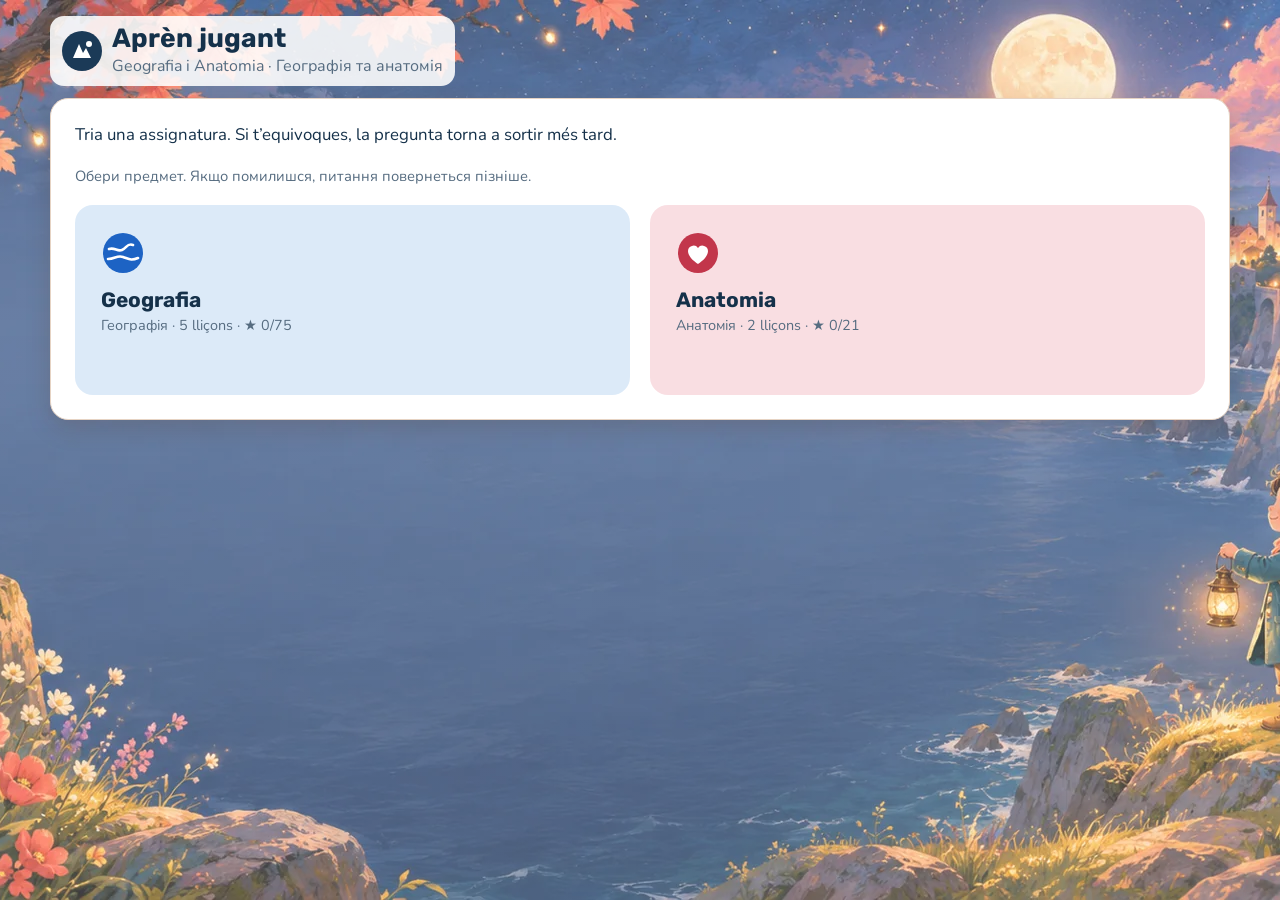
<file: index.html>
<!doctype html>
<html lang="ca">
<head>
<meta charset="utf-8">
<meta name="robots" content="noindex">
<meta name="viewport" content="width=device-width, initial-scale=1, viewport-fit=cover">
<title>Medi · Aprèn jugant</title>
<link rel="preconnect" href="https://fonts.googleapis.com">
<link rel="preconnect" href="https://fonts.gstatic.com" crossorigin>
<link rel="stylesheet" href="https://fonts.googleapis.com/css2?family=Rubik:wght@500;700&family=Nunito:wght@400;600;800&display=swap">
<link rel="stylesheet" href="medi.css?v=20261116-original-art">
</head>
<body data-lesson="">
<div class="app">
  <header>
    <svg width="40" height="40" viewBox="0 0 40 40" aria-hidden="true"><circle cx="20" cy="20" r="20" fill="var(--badge)"/><path d="M11 27l6-14 4 9 3-5 5 10z" fill="var(--surface)"/><circle cx="27" cy="13" r="3" fill="var(--surface)"/></svg>
    <div>
      <h1>Aprèn jugant</h1>
      <p class="sub">Geografia i Anatomia · Географія та анатомія</p>
    </div>
  </header>
  <main id="screen" aria-live="polite"></main>
  <noscript>Activa JavaScript per obrir les lliçons. / Увімкни JavaScript для уроків.</noscript>
</div>

<script src="medi.js?v=20261117-all50" defer></script>
</body>
</html>
</file>
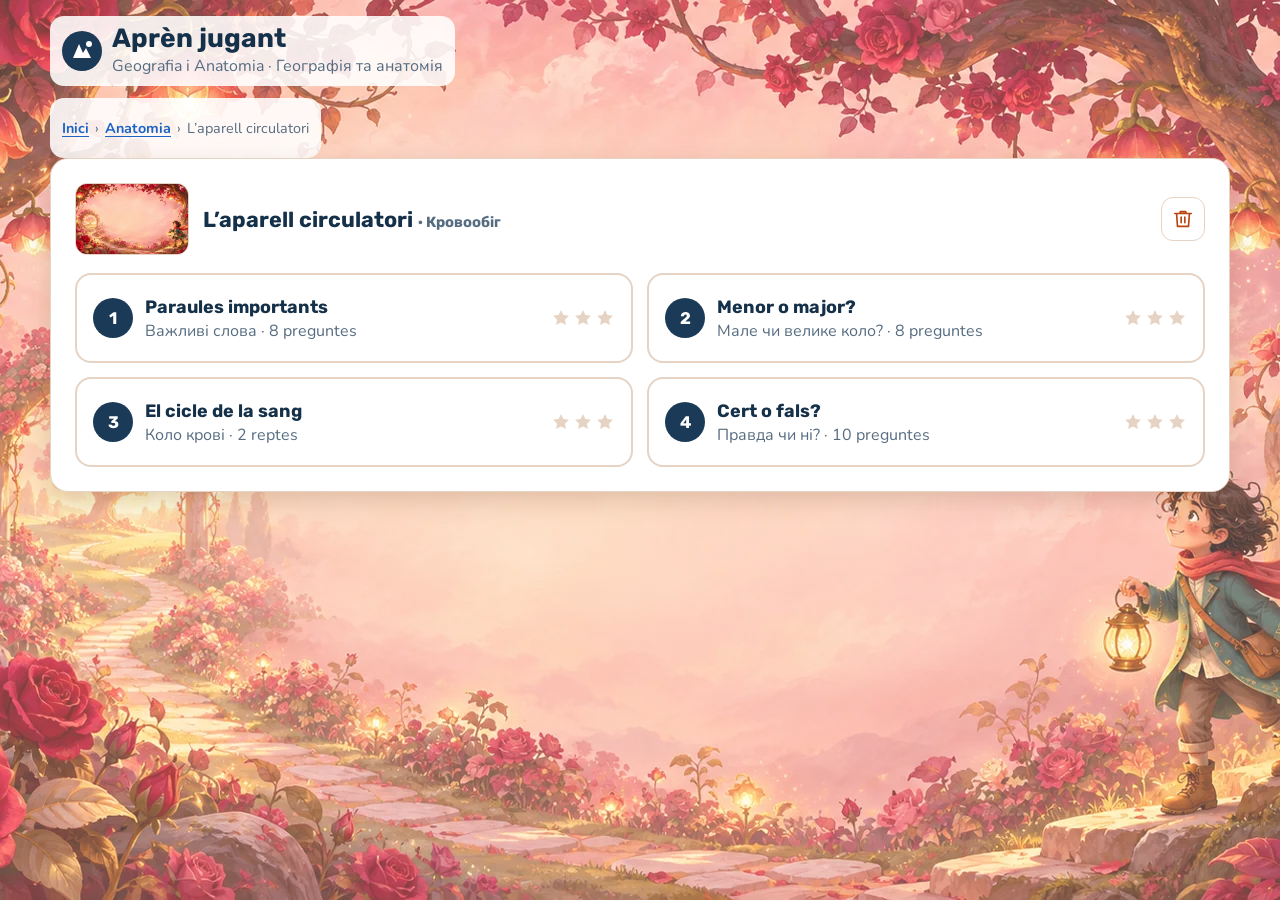
<file: circulatori.html>
<!doctype html>
<html lang="ca">
<head>
<meta charset="utf-8">
<meta name="robots" content="noindex">
<meta name="viewport" content="width=device-width, initial-scale=1, viewport-fit=cover">
<title>L’aparell circulatori · Medi</title>
<link rel="preconnect" href="https://fonts.googleapis.com">
<link rel="preconnect" href="https://fonts.gstatic.com" crossorigin>
<link rel="stylesheet" href="https://fonts.googleapis.com/css2?family=Rubik:wght@500;700&family=Nunito:wght@400;600;800&display=swap">
<link rel="stylesheet" href="medi.css?v=20261116-original-art">
</head>
<body data-lesson="circ">
<div class="app">
  <header>
    <svg width="40" height="40" viewBox="0 0 40 40" aria-hidden="true"><circle cx="20" cy="20" r="20" fill="var(--badge)"/><path d="M11 27l6-14 4 9 3-5 5 10z" fill="var(--surface)"/><circle cx="27" cy="13" r="3" fill="var(--surface)"/></svg>
    <div>
      <h1>Aprèn jugant</h1>
      <p class="sub">Geografia i Anatomia · Географія та анатомія</p>
    </div>
  </header>
  <main id="screen" aria-live="polite"></main>
  <noscript>Activa JavaScript per obrir les lliçons. / Увімкни JavaScript для уроків.</noscript>
</div>

<script src="medi.js?v=20261117-all50" defer></script>
</body>
</html>
</file>
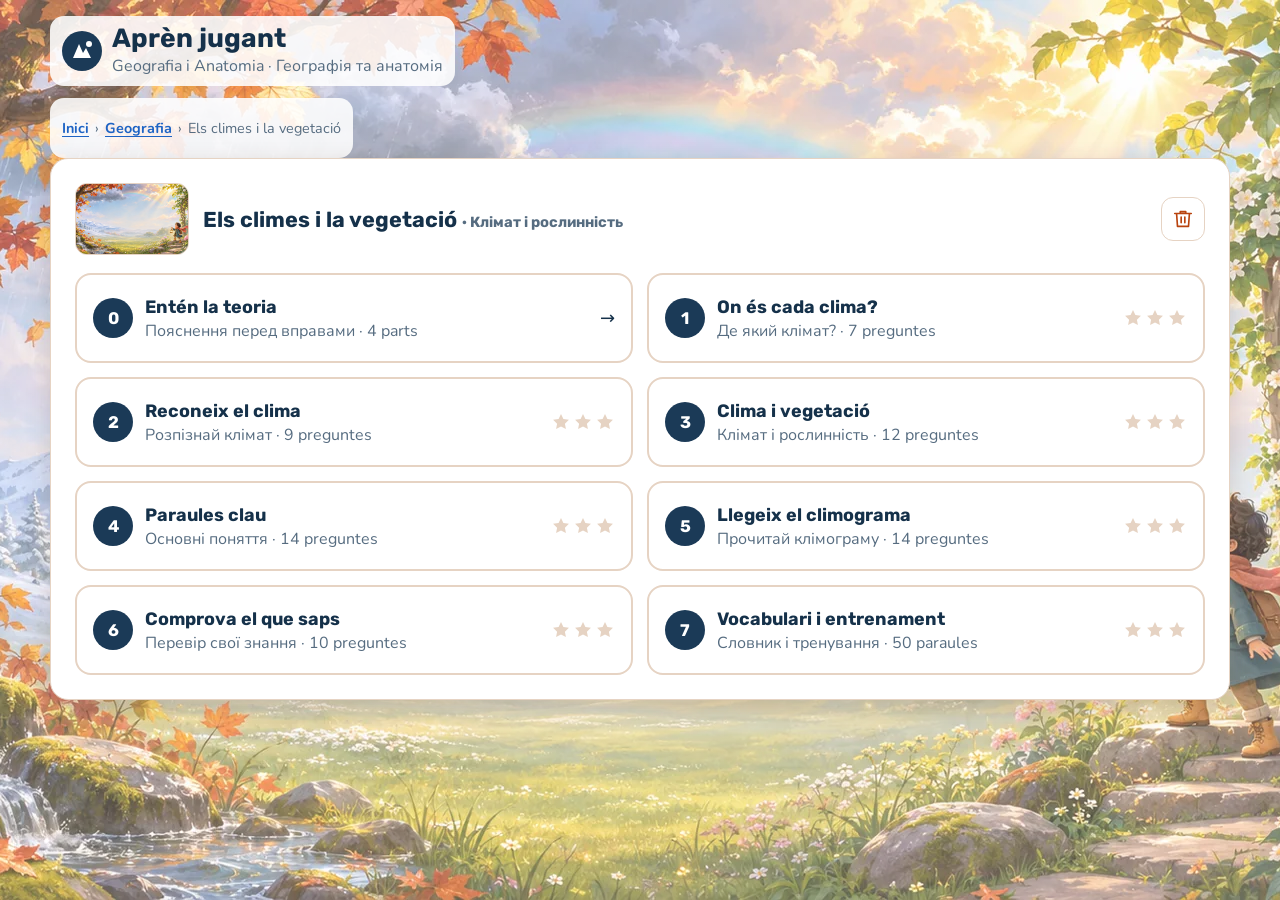
<file: clima.html>
<!doctype html>
<html lang="ca">
<head>
<meta charset="utf-8">
<meta name="robots" content="noindex">
<meta name="viewport" content="width=device-width, initial-scale=1, viewport-fit=cover">
<title>Els climes i la vegetació · Medi</title>
<link rel="preconnect" href="https://fonts.googleapis.com">
<link rel="preconnect" href="https://fonts.gstatic.com" crossorigin>
<link rel="stylesheet" href="https://fonts.googleapis.com/css2?family=Rubik:wght@500;700&family=Nunito:wght@400;600;800&display=swap">
<link rel="stylesheet" href="medi.css?v=20261116-original-art">
</head>
<body data-lesson="clima">
<div class="app">
  <header>
    <svg width="40" height="40" viewBox="0 0 40 40" aria-hidden="true"><circle cx="20" cy="20" r="20" fill="var(--badge)"/><path d="M11 27l6-14 4 9 3-5 5 10z" fill="var(--surface)"/><circle cx="27" cy="13" r="3" fill="var(--surface)"/></svg>
    <div>
      <h1>Aprèn jugant</h1>
      <p class="sub">Geografia i Anatomia · Географія та анатомія</p>
    </div>
  </header>
  <main id="screen" aria-live="polite"></main>
  <noscript>Activa JavaScript per obrir les lliçons. / Увімкни JavaScript для уроків.</noscript>
</div>

<script src="medi.js?v=20261117-all50" defer></script>
</body>
</html>
</file>
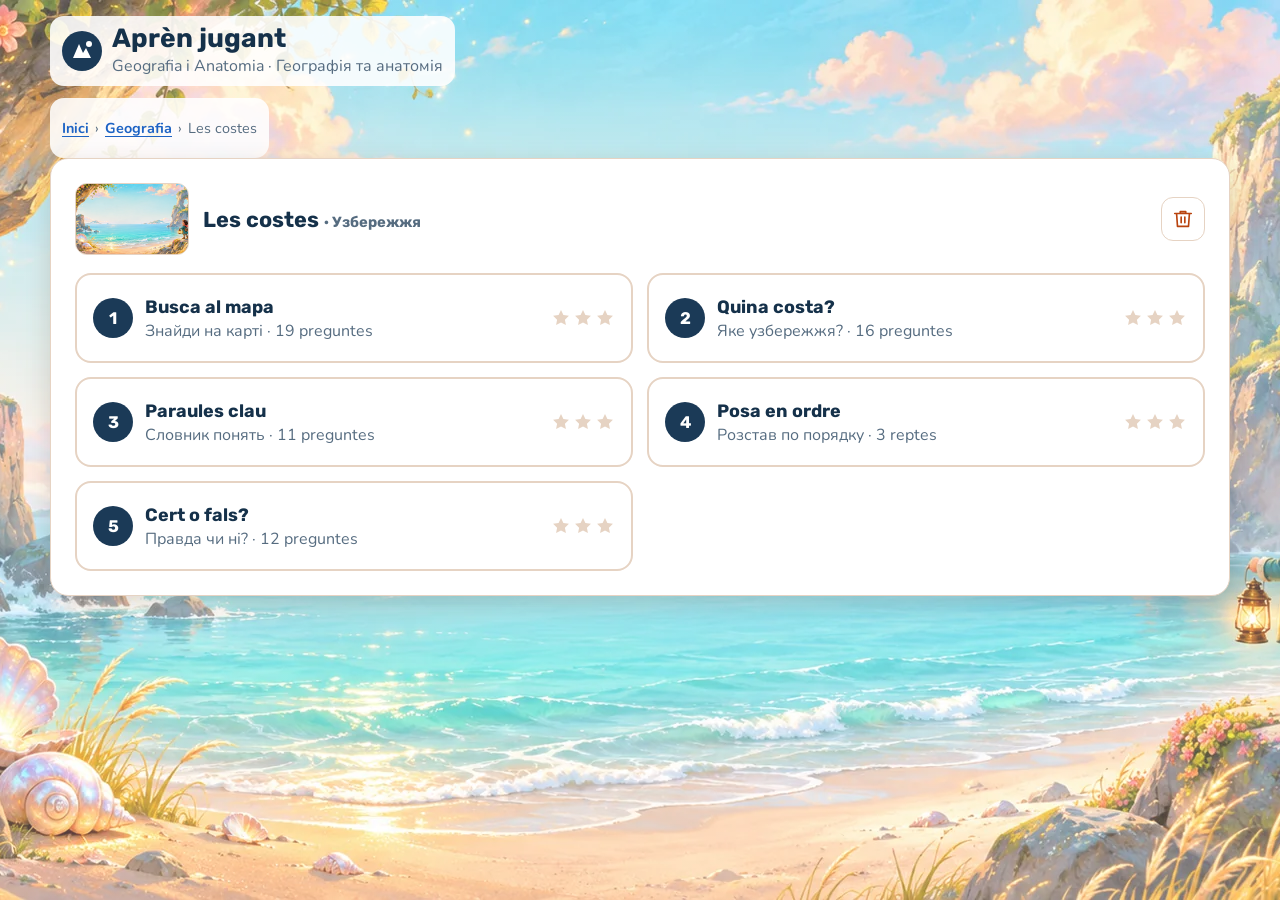
<file: costes.html>
<!doctype html>
<html lang="ca">
<head>
<meta charset="utf-8">
<meta name="robots" content="noindex">
<meta name="viewport" content="width=device-width, initial-scale=1, viewport-fit=cover">
<title>Les costes · Medi</title>
<link rel="preconnect" href="https://fonts.googleapis.com">
<link rel="preconnect" href="https://fonts.gstatic.com" crossorigin>
<link rel="stylesheet" href="https://fonts.googleapis.com/css2?family=Rubik:wght@500;700&family=Nunito:wght@400;600;800&display=swap">
<link rel="stylesheet" href="medi.css?v=20261116-original-art">
</head>
<body data-lesson="cost">
<div class="app">
  <header>
    <svg width="40" height="40" viewBox="0 0 40 40" aria-hidden="true"><circle cx="20" cy="20" r="20" fill="var(--badge)"/><path d="M11 27l6-14 4 9 3-5 5 10z" fill="var(--surface)"/><circle cx="27" cy="13" r="3" fill="var(--surface)"/></svg>
    <div>
      <h1>Aprèn jugant</h1>
      <p class="sub">Geografia i Anatomia · Географія та анатомія</p>
    </div>
  </header>
  <main id="screen" aria-live="polite"></main>
  <noscript>Activa JavaScript per obrir les lliçons. / Увімкни JavaScript для уроків.</noscript>
</div>

<script src="medi.js?v=20261117-all50" defer></script>
</body>
</html>
</file>
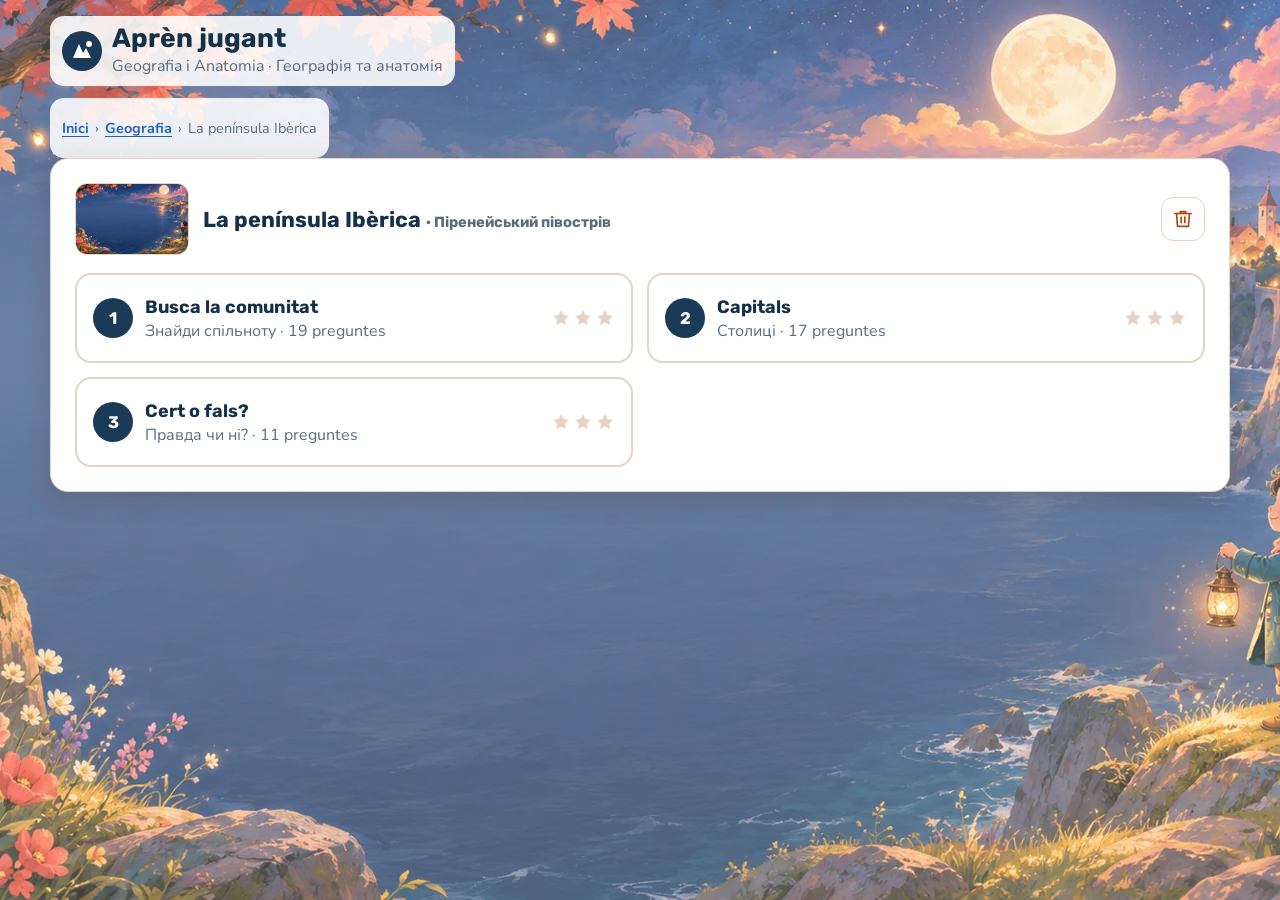
<file: peninsula.html>
<!doctype html>
<html lang="ca">
<head>
<meta charset="utf-8">
<meta name="robots" content="noindex">
<meta name="viewport" content="width=device-width, initial-scale=1, viewport-fit=cover">
<title>La península Ibèrica · Medi</title>
<link rel="preconnect" href="https://fonts.googleapis.com">
<link rel="preconnect" href="https://fonts.gstatic.com" crossorigin>
<link rel="stylesheet" href="https://fonts.googleapis.com/css2?family=Rubik:wght@500;700&family=Nunito:wght@400;600;800&display=swap">
<link rel="stylesheet" href="medi.css?v=20261116-original-art">
</head>
<body data-lesson="pen">
<div class="app">
  <header>
    <svg width="40" height="40" viewBox="0 0 40 40" aria-hidden="true"><circle cx="20" cy="20" r="20" fill="var(--badge)"/><path d="M11 27l6-14 4 9 3-5 5 10z" fill="var(--surface)"/><circle cx="27" cy="13" r="3" fill="var(--surface)"/></svg>
    <div>
      <h1>Aprèn jugant</h1>
      <p class="sub">Geografia i Anatomia · Географія та анатомія</p>
    </div>
  </header>
  <main id="screen" aria-live="polite"></main>
  <noscript>Activa JavaScript per obrir les lliçons. / Увімкни JavaScript для уроків.</noscript>
</div>

<script src="medi.js?v=20261117-all50" defer></script>
</body>
</html>
</file>
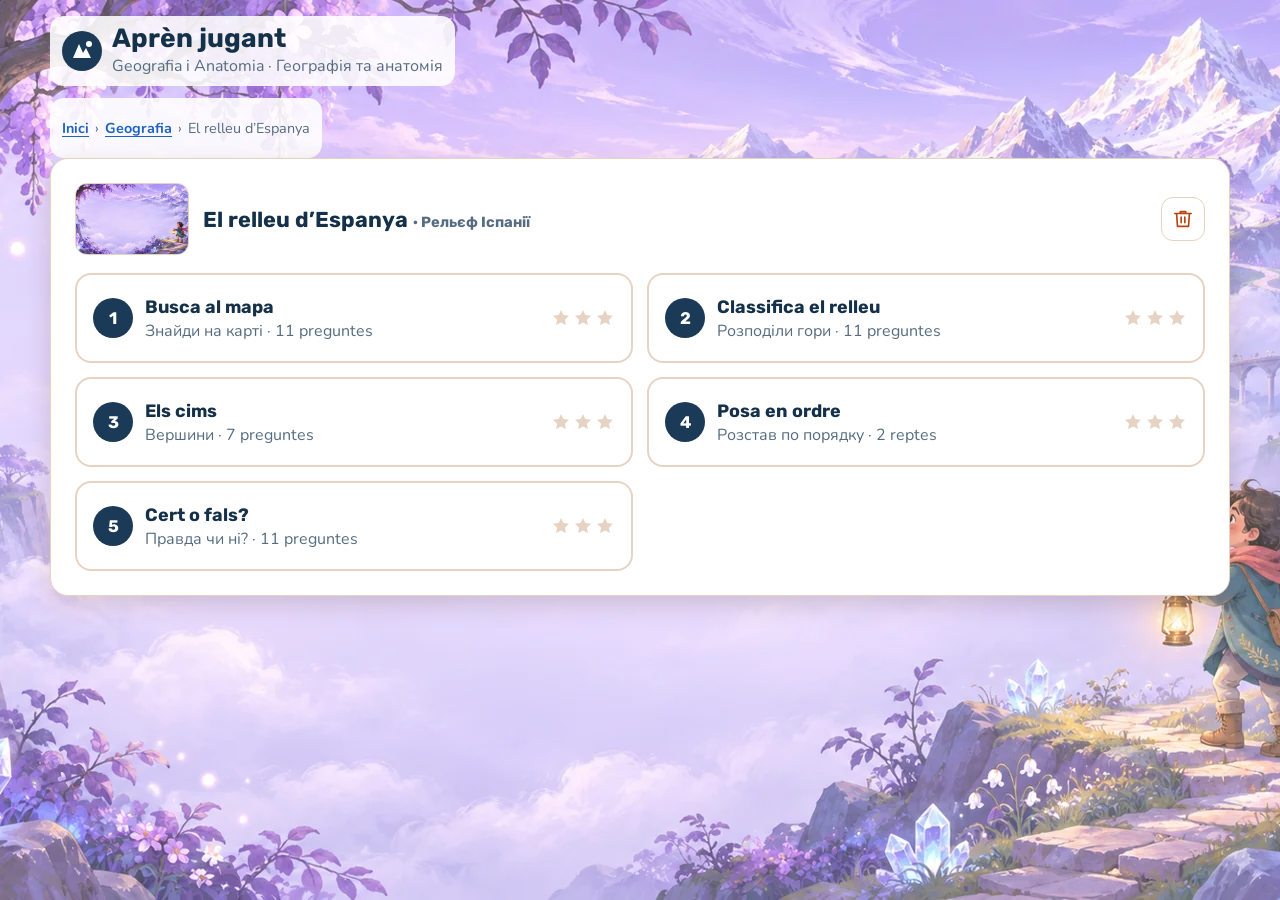
<file: relleu.html>
<!doctype html>
<html lang="ca">
<head>
<meta charset="utf-8">
<meta name="robots" content="noindex">
<meta name="viewport" content="width=device-width, initial-scale=1, viewport-fit=cover">
<title>El relleu d’Espanya · Medi</title>
<link rel="preconnect" href="https://fonts.googleapis.com">
<link rel="preconnect" href="https://fonts.gstatic.com" crossorigin>
<link rel="stylesheet" href="https://fonts.googleapis.com/css2?family=Rubik:wght@500;700&family=Nunito:wght@400;600;800&display=swap">
<link rel="stylesheet" href="medi.css?v=20261116-original-art">
</head>
<body data-lesson="rel">
<div class="app">
  <header>
    <svg width="40" height="40" viewBox="0 0 40 40" aria-hidden="true"><circle cx="20" cy="20" r="20" fill="var(--badge)"/><path d="M11 27l6-14 4 9 3-5 5 10z" fill="var(--surface)"/><circle cx="27" cy="13" r="3" fill="var(--surface)"/></svg>
    <div>
      <h1>Aprèn jugant</h1>
      <p class="sub">Geografia i Anatomia · Географія та анатомія</p>
    </div>
  </header>
  <main id="screen" aria-live="polite"></main>
  <noscript>Activa JavaScript per obrir les lliçons. / Увімкни JavaScript для уроків.</noscript>
</div>

<script src="medi.js?v=20261117-all50" defer></script>
</body>
</html>
</file>
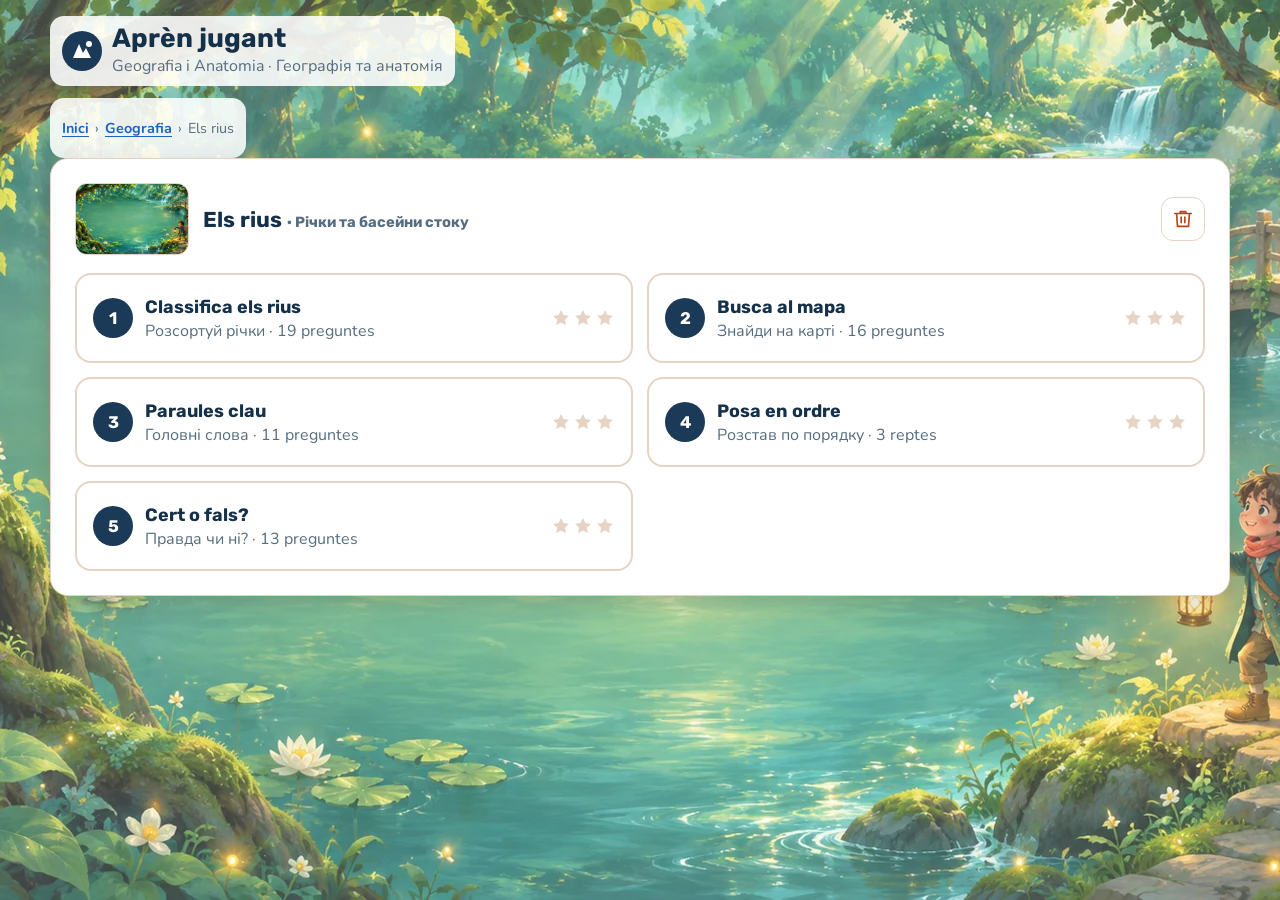
<file: rius.html>
<!doctype html>
<html lang="ca">
<head>
<meta charset="utf-8">
<meta name="robots" content="noindex">
<meta name="viewport" content="width=device-width, initial-scale=1, viewport-fit=cover">
<title>Els rius · Medi</title>
<link rel="preconnect" href="https://fonts.googleapis.com">
<link rel="preconnect" href="https://fonts.gstatic.com" crossorigin>
<link rel="stylesheet" href="https://fonts.googleapis.com/css2?family=Rubik:wght@500;700&family=Nunito:wght@400;600;800&display=swap">
<link rel="stylesheet" href="medi.css?v=20261116-original-art">
</head>
<body data-lesson="rius">
<div class="app">
  <header>
    <svg width="40" height="40" viewBox="0 0 40 40" aria-hidden="true"><circle cx="20" cy="20" r="20" fill="var(--badge)"/><path d="M11 27l6-14 4 9 3-5 5 10z" fill="var(--surface)"/><circle cx="27" cy="13" r="3" fill="var(--surface)"/></svg>
    <div>
      <h1>Aprèn jugant</h1>
      <p class="sub">Geografia i Anatomia · Географія та анатомія</p>
    </div>
  </header>
  <main id="screen" aria-live="polite"></main>
  <noscript>Activa JavaScript per obrir les lliçons. / Увімкни JavaScript для уроків.</noscript>
</div>

<script src="medi.js?v=20261117-all50" defer></script>
</body>
</html>
</file>
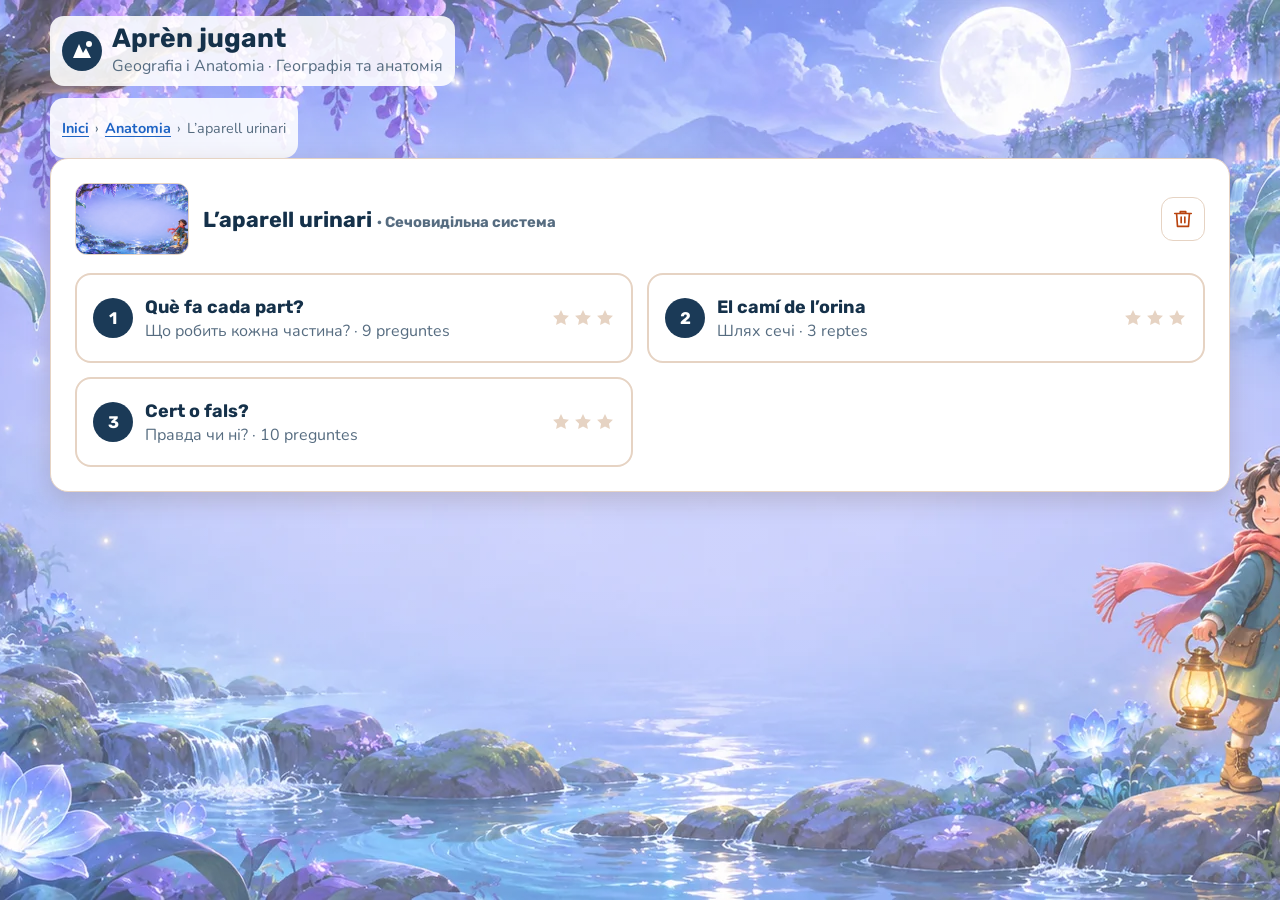
<file: urinari.html>
<!doctype html>
<html lang="ca">
<head>
<meta charset="utf-8">
<meta name="robots" content="noindex">
<meta name="viewport" content="width=device-width, initial-scale=1, viewport-fit=cover">
<title>L’aparell urinari · Medi</title>
<link rel="preconnect" href="https://fonts.googleapis.com">
<link rel="preconnect" href="https://fonts.gstatic.com" crossorigin>
<link rel="stylesheet" href="https://fonts.googleapis.com/css2?family=Rubik:wght@500;700&family=Nunito:wght@400;600;800&display=swap">
<link rel="stylesheet" href="medi.css?v=20261116-original-art">
</head>
<body data-lesson="uri">
<div class="app">
  <header>
    <svg width="40" height="40" viewBox="0 0 40 40" aria-hidden="true"><circle cx="20" cy="20" r="20" fill="var(--badge)"/><path d="M11 27l6-14 4 9 3-5 5 10z" fill="var(--surface)"/><circle cx="27" cy="13" r="3" fill="var(--surface)"/></svg>
    <div>
      <h1>Aprèn jugant</h1>
      <p class="sub">Geografia i Anatomia · Географія та анатомія</p>
    </div>
  </header>
  <main id="screen" aria-live="polite"></main>
  <noscript>Activa JavaScript per obrir les lliçons. / Увімкни JavaScript для уроків.</noscript>
</div>

<script src="medi.js?v=20261117-all50" defer></script>
</body>
</html>
</file>
<file: medi.css>
/* Layout: one centred play column like a school worksheet card; subject colour bands, the class maps and three answer colours carry the identity. */
:root{
  --bg:#EEF4F8; --surface:#FFFFFF; --ink:#15314A; --muted:#566C80; --line:#D3DFE8;
  --river:#1D63C4; --good:#23804E; --good-bg:#DDF3E6; --bad:#B9440F; --bad-bg:#FCE6DA;
  --c1:#F7C9CE; --c1-ink:#6E1A26; --c2:#D2E8C5; --c2-ink:#1F5219; --c3:#F8EDA6; --c3-ink:#5E4900;
  --map-bg:#EEF5FA; --badge:#1B3A57; --btn:#1D63C4; --btn-ink:#FFFFFF;
  --geo:#1D63C4; --geo-bg:#DCEAF8; --ana:#C2364B; --ana-bg:#F9DEE2;
  --f-display:"Rubik", "Trebuchet MS", system-ui, sans-serif;
  --f-body:"Nunito", "Segoe UI", system-ui, sans-serif;
}
@media (prefers-color-scheme: dark){:root:not([data-theme="light"]){
  --bg:#0E1B27; --surface:#162736; --ink:#E5EEF6; --muted:#9BB0C3; --line:#2A4054;
  --river:#7AB0F7; --good:#62CC90; --good-bg:#173A29; --bad:#F39468; --bad-bg:#43251A;
  --c1:#59303A; --c1-ink:#FFDCE0; --c2:#2D4A2B; --c2-ink:#DAF3CF; --c3:#544A1E; --c3-ink:#FFF0B0;
  --badge:#9CC3EA; --btn:#2F72CC; --btn-ink:#FFFFFF;
  --geo:#7AB0F7; --geo-bg:#1B3550; --ana:#F28A9B; --ana-bg:#4A2129; color-scheme:dark }}
:root[data-theme="dark"]{
  --bg:#0E1B27; --surface:#162736; --ink:#E5EEF6; --muted:#9BB0C3; --line:#2A4054;
  --river:#7AB0F7; --good:#62CC90; --good-bg:#173A29; --bad:#F39468; --bad-bg:#43251A;
  --c1:#59303A; --c1-ink:#FFDCE0; --c2:#2D4A2B; --c2-ink:#DAF3CF; --c3:#544A1E; --c3-ink:#FFF0B0;
  --badge:#9CC3EA; --btn:#2F72CC; --btn-ink:#FFFFFF;
  --geo:#7AB0F7; --geo-bg:#1B3550; --ana:#F28A9B; --ana-bg:#4A2129; color-scheme:dark }

html,body{height:100%}
body{background:var(--bg);color:var(--ink);font-family:var(--f-body);font-size:17px;line-height:1.45;
  padding-left:max(16px, env(safe-area-inset-left, 0px));padding-right:max(16px, env(safe-area-inset-right, 0px))}
.app{max-width:640px;margin:0 auto;padding-block:20px 40px;display:flex;flex-direction:column;gap:18px}
/* Original lesson illustrations; white cards keep learning content readable. */
body.wall{
  --bg:#FBEBDD; --surface:#FFFFFF; --ink:#15314A; --muted:#566C80; --line:#E6D3C3;
  --river:#1D63C4; --good:#23804E; --good-bg:#DDF3E6; --bad:#B9440F; --bad-bg:#FCE6DA;
  --c1:#F7C9CE; --c1-ink:#6E1A26; --c2:#D2E8C5; --c2-ink:#1F5219; --c3:#F8EDA6; --c3-ink:#5E4900;
  --badge:#1B3A57; --btn:#1D63C4; --btn-ink:#FFFFFF; --ana:#C2364B; --ana-bg:#F9DEE2; --geo:#1D63C4; --geo-bg:#DCEAF8; --map-bg:#EEF5FA; color-scheme:light;
  background:linear-gradient(rgba(255,255,255,.24), rgba(255,255,255,.24)), var(--lesson-art, url("assets/wallpapers/peninsula.webp")) center / cover fixed, #FBEBDD}
body.wall header, body.wall .crumbs{background:rgba(255,255,255,.88);border-radius:14px;padding:8px 12px;width:fit-content;max-width:100%}
body.wall .card{box-shadow:0 8px 24px rgba(90,50,20,.18)}
button{font:inherit;color:inherit;cursor:pointer}
button:focus-visible{outline:3px solid var(--river);outline-offset:2px}

header{display:flex;align-items:center;gap:10px;min-width:0}
header svg{flex:none}
h1{font-family:var(--f-display);font-weight:700;font-size:1.6rem;line-height:1.1;margin:0;text-wrap:balance}
.sub{color:var(--muted);font-size:.92rem;margin:2px 0 0}
.crumbs{display:flex;flex-wrap:wrap;gap:6px;align-items:center;color:var(--muted);font-size:.9rem}
.crumbs button{background:none;border:none;padding:2px 0;color:var(--river);font-weight:700;text-decoration:underline;text-underline-offset:3px}

.card{background:var(--surface);border:1px solid var(--line);border-radius:18px;padding:20px;display:flex;flex-direction:column;gap:16px}
.lead{font-size:1.05rem;margin:0}
.ua{color:var(--muted);font-size:.92rem}
h2{font-family:var(--f-display);font-size:1.35rem;margin:0;text-wrap:balance}

.subjects{display:grid;grid-template-columns:1fr 1fr;gap:12px}
.subject{display:flex;flex-direction:column;align-items:flex-start;gap:10px;text-align:left;border:2px solid transparent;border-radius:18px;padding:18px;min-height:150px;transition:transform .15s}
.subject:hover{transform:translateY(-2px)}
.subject.geo{background:var(--geo-bg)} .subject.geo:hover{border-color:var(--geo)}
.subject.ana{background:var(--ana-bg)} .subject.ana:hover{border-color:var(--ana)}
.subject svg{width:44px;height:44px}
.subject .t{font-family:var(--f-display);font-weight:700;font-size:1.3rem;display:block}
.subject .d{color:var(--muted);font-size:.9rem;display:block}

.list{display:grid;gap:12px}
.item{display:grid;grid-template-columns:auto 1fr auto;align-items:center;gap:14px;text-align:left;
  background:var(--surface);border:2px solid var(--line);border-radius:16px;padding:14px 16px;transition:border-color .15s}
.item:hover{border-color:var(--river)}
.item .num{width:40px;height:40px;border-radius:50%;background:var(--badge);color:var(--surface);
  display:grid;place-items:center;font-family:var(--f-display);font-weight:700;font-size:1.05rem}
.item .t{font-family:var(--f-display);font-weight:700;font-size:1.1rem;display:block}
.item .d{color:var(--muted);font-size:.9rem;display:block}
.item .meta{color:var(--muted);font-size:.85rem;font-weight:700;font-variant-numeric:tabular-nums;white-space:nowrap}
.stars{display:flex;gap:2px;flex:none}
.stars svg{width:20px;height:20px}
.star-on{fill:#E8A817}
.star-off{fill:var(--line)}

.topbar{display:flex;align-items:center;gap:12px}
.ghost{background:none;border:1.5px solid var(--line);border-radius:999px;padding:6px 14px;font-weight:600;font-size:.92rem}
.ghost:hover{border-color:var(--river)}
.progress{flex:1;height:12px;background:var(--line);border-radius:999px;overflow:hidden}
.progress span{display:block;height:100%;background:var(--river);border-radius:999px;transition:width .3s}
.count{font-variant-numeric:tabular-nums;font-weight:800;font-size:.95rem;color:var(--muted);min-width:3.5em;text-align:right}

.prompt{font-family:var(--f-display);font-weight:500;font-size:1.05rem;color:var(--muted);margin:0}
.big{display:flex;align-items:center;justify-content:center;gap:12px;flex-wrap:wrap;text-align:center}
.big .word{font-family:var(--f-display);font-weight:700;font-size:2.2rem;line-height:1.1;color:var(--river)}
.big .def{font-size:1.25rem;font-weight:600;line-height:1.35;max-width:32ch}
.speak{width:42px;height:42px;border-radius:50%;border:1.5px solid var(--line);background:var(--bg);display:grid;place-items:center;flex:none}
.speak svg{width:20px;height:20px;fill:var(--river)}
.hintrow{display:flex;justify-content:center}
.hint{background:none;border:none;color:var(--river);font-weight:700;font-size:.92rem;text-decoration:underline;text-underline-offset:3px;padding:4px}
.uabox{background:var(--bg);border-radius:12px;padding:10px 14px;text-align:center;color:var(--ink);font-size:.98rem}

.choices{display:grid;gap:10px;grid-template-columns:repeat(2,1fr)}
.choices.n3{grid-template-columns:repeat(3,1fr)}
.opt{border:2px solid transparent;border-radius:14px;padding:14px 10px;font-weight:800;font-size:1.02rem;min-height:62px;
  background:var(--bg);display:flex;flex-direction:column;align-items:center;justify-content:center;gap:2px;transition:transform .12s;text-align:center}
.opt:hover:not(:disabled){transform:translateY(-2px)}
.opt:disabled{cursor:default}
.opt small{font-weight:600;font-size:.78rem;opacity:.85}
.opt.c1{background:var(--c1);color:var(--c1-ink)}
.opt.c2{background:var(--c2);color:var(--c2-ink)}
.opt.c3{background:var(--c3);color:var(--c3-ink)}
.opt.yes{background:var(--good-bg);color:var(--good);min-height:72px;font-size:1.2rem}
.opt.no{background:var(--bad-bg);color:var(--bad);min-height:72px;font-size:1.2rem}
.opt.right{border-color:var(--good);box-shadow:0 0 0 3px var(--good-bg)}
.opt.wrong{border-color:var(--bad);opacity:.75}
.opt.fade{opacity:.45}

.map{position:relative;background:var(--map-bg);border-radius:14px;overflow:hidden;max-width:100%}
.map img{display:block;width:100%;height:auto}
.marker{position:absolute;aspect-ratio:1;transform:translate(-50%,-50%);border-radius:50%;
  border:4px solid #E4572E;box-shadow:0 0 0 3px rgba(255,255,255,.85);pointer-events:none}
.marker::after{content:"";position:absolute;inset:-4px;border-radius:50%;border:4px solid #E4572E;animation:pulse 1.4s ease-out infinite}
@keyframes pulse{from{transform:scale(1);opacity:.9}to{transform:scale(1.8);opacity:0}}
.tag{position:absolute;transform:translate(-50%,-160%);background:#15314A;color:#fff;font-weight:800;font-size:.88rem;
  padding:4px 10px;border-radius:999px;white-space:nowrap;pointer-events:none}

.order-done{display:grid;gap:8px;margin:0;padding:0;list-style:none;counter-reset:step}
.order-done li{display:flex;align-items:center;gap:10px;background:var(--good-bg);color:var(--ink);border-radius:12px;padding:10px 12px;font-weight:700}
.order-done li::before{counter-increment:step;content:counter(step);flex:none;width:28px;height:28px;border-radius:50%;background:var(--good);color:var(--surface);display:grid;place-items:center;font-weight:800;font-size:.9rem}
.order-done li small{display:block;font-weight:600;color:var(--muted)}
.order-done .slot{background:var(--bg);border:2px dashed var(--line);color:var(--muted);font-weight:600}
.order-done .slot::before{background:var(--line);color:var(--muted)}
.tiles{display:flex;flex-wrap:wrap;gap:10px;justify-content:center}
.tile{background:var(--surface);border:2px solid var(--line);border-radius:12px;padding:12px 14px;font-weight:800;font-size:1rem;text-align:center;max-width:100%;transition:transform .12s}
.tile:hover{border-color:var(--river);transform:translateY(-2px)}
.tile small{display:block;font-weight:600;font-size:.78rem;color:var(--muted)}
.tile.shake{border-color:var(--bad);background:var(--bad-bg);animation:shake .35s}
@keyframes shake{0%,100%{transform:translateX(0)}25%{transform:translateX(-6px)}75%{transform:translateX(6px)}}

.feedback{border-radius:14px;padding:14px 16px;display:flex;flex-direction:column;gap:4px}
.feedback.ok{background:var(--good-bg)}
.feedback.no{background:var(--bad-bg)}
.feedback b.h{font-family:var(--f-display);font-size:1.1rem}
.feedback.ok b.h{color:var(--good)}
.feedback.no b.h{color:var(--bad)}
.next{align-self:stretch;background:var(--btn);color:var(--btn-ink);border:none;border-radius:14px;padding:14px;font-weight:800;font-size:1.05rem}

.result{align-items:center;text-align:center}
.result .stars svg{width:52px;height:52px;animation:pop .4s ease-out both}
.result .stars svg:nth-child(2){animation-delay:.15s}
.result .stars svg:nth-child(3){animation-delay:.3s}
@keyframes pop{from{transform:scale(.3);opacity:0}to{transform:scale(1);opacity:1}}
.chips{display:flex;flex-wrap:wrap;gap:8px;justify-content:center}
.chip{background:var(--bg);border:1px solid var(--line);border-radius:999px;padding:4px 12px;font-weight:700;font-size:.9rem}
.row{display:flex;gap:10px;flex-wrap:wrap;justify-content:center;width:100%}
.row .next{flex:1 1 180px}
.row .ghost{flex:1 1 140px;padding:13px}
.foot{color:var(--muted);font-size:.85rem;text-align:center;margin:0}

@media (max-width:440px){
  .choices.n3{grid-template-columns:1fr}
  .subjects{grid-template-columns:1fr}
  .subject{min-height:0}
  .big .word{font-size:1.8rem}
  h1{font-size:1.35rem}
}
@media (prefers-reduced-motion: reduce){ *{animation:none!important;transition:none!important} }
.climate-chart{margin:12px 0 18px;padding:10px;background:#fff;border-radius:12px;color:#15314A}.climate-chart img{display:block;width:100%;height:auto}.climate-chart figcaption{font-size:.8rem;text-align:center;margin-top:6px}
.theory-kicker{font-size:.82rem;font-weight:800;letter-spacing:.09em;color:var(--geo);margin:0 0 10px}
.theory-ua{display:block;margin-top:5px;font-size:.92em;font-weight:600;line-height:1.5}
.theory h3{font-size:1.13rem;line-height:1.4;margin:24px 0 12px}
.theory p{line-height:1.65;margin:12px 0}
.theory-nav{display:grid;grid-template-columns:repeat(2,minmax(0,1fr));gap:8px;margin:20px 0 28px}
.theory-nav button{text-align:left;white-space:normal;min-width:0}
.theory-nav small{display:block;font-size:.82em;margin-top:5px;font-weight:600}
.theory-nav [aria-current="step"]{background:var(--geo-bg);border-color:var(--geo);color:var(--ink)}
.climate-explain-grid{display:grid;grid-template-columns:repeat(2,minmax(0,1fr));gap:14px}
.climate-explain{padding:16px 18px;border:1px solid var(--line);border-top:5px solid var(--geo);border-radius:14px}
.climate-explain h3{margin:0 0 14px}
.climate-explain.atl{border-top-color:#25845A}.climate-explain.cont{border-top-color:#BF912A}.climate-explain.lit{border-top-color:#C86543}.climate-explain.alt{border-top-color:#6688B2}
.theory .theory-memory{font-weight:800;margin-bottom:0}
.mountain-levels{display:flex;flex-direction:column;align-items:center;gap:7px;padding:8px 0}
.mountain-level{text-align:center;padding:16px 10px;box-sizing:border-box;border-radius:12px;color:#15314A;line-height:1.5}
.mountain-level .ua{color:#3B5268}
.mountain-level.top{width:64%;background:#DFEAF7}.mountain-level.mid{width:82%;background:#D2E8C5}.mountain-level.low{width:100%;background:#E4EFD7}
.theory-words{margin:0}.theory-words>div{padding:15px 0;border-bottom:1px solid var(--line)}
.theory-words dt{font-weight:800;display:flex;gap:10px;align-items:center}
.theory-words dd{margin:7px 0 0;line-height:1.6}
.theory-read{padding-left:26px}.theory-read li{padding-left:4px;margin:16px 0}
.theory-bottom{margin-top:26px}
@media(max-width:600px){.climate-explain-grid,.theory-nav{grid-template-columns:1fr}.climate-explain{padding:15px}.mountain-level.top{width:72%}.mountain-level.mid{width:86%}.theory-bottom button{width:100%}}


a.item{font:inherit;color:inherit;text-decoration:none}a.item:focus-visible{outline:3px solid var(--river);outline-offset:2px}
/* Tablet-first touch controls; keep browser zoom and portrait layouts available. */
html{-webkit-text-size-adjust:100%;text-size-adjust:100%}
button,select,input,summary,a.action{touch-action:manipulation}
button,select,input:not([type=checkbox]):not([type=radio]),summary{min-height:44px;box-sizing:border-box}
button,a,input,select,summary{-webkit-tap-highlight-color:rgba(29,99,196,.15)}
input,select,textarea{font-size:16px;max-width:100%}
img,svg{max-width:100%}
@media(hover:none){button:hover:not(:disabled){transform:none}}

body{margin:0}.app,.card,.game-content,.list>*{min-width:0;box-sizing:border-box}
.crumbs button,.crumbs a{display:inline-flex;align-items:center;min-height:44px}
.speak{width:48px;height:48px}.hint{min-height:44px;padding:10px}
.game-content{display:flex;flex-direction:column;gap:16px}
@media(min-width:960px) and (orientation:landscape){
 .app{max-width:1180px;padding-block:16px 28px;gap:12px}
 body.wall{background-attachment:scroll}
 .card{padding:24px;gap:18px}body{font-size:18px}
 header h1{font-size:1.65rem}.sub{font-size:1rem}
 .list{grid-template-columns:repeat(2,minmax(0,1fr));gap:14px}
 .item{min-height:90px;padding:16px;gap:12px}.item .t{font-size:1.12rem}.item .d{font-size:1rem}
 .item>span{min-width:0}.item .meta{white-space:normal;text-align:right}
 .subjects{gap:20px}.subject{min-height:190px;padding:24px}
 .game-content{gap:16px}.game-content:not(.game-map):not(.game-chart):not(.game-order){width:100%;max-width:960px;align-self:center}
 .big{min-height:96px}.big .def{font-size:1.4rem;max-width:48ch;line-height:1.45}
 .choices{gap:12px}.opt{min-height:72px;padding:16px;font-size:1.12rem}.opt small,.tile small{font-size:.92rem}
 .game-map,.game-chart{display:grid;grid-template-columns:minmax(0,1.2fr) minmax(0,1fr);align-items:start;gap:16px 24px}
 .game-map>.prompt,.game-chart>.prompt{grid-column:1/-1}
 .game-map>.map{grid-column:1;grid-row:2 / span 3;min-width:0;width:100%}
 .game-map>.choices{grid-column:2;grid-row:2;grid-template-columns:1fr}
 .game-map>.uabox{grid-column:2;grid-row:3}
 .game-chart>.climate-chart{grid-column:1;grid-row:2 / span 3;margin:0;padding:8px;min-width:0}
 .game-chart>.big{grid-column:2;grid-row:2;min-height:0}.game-chart>.big .def{font-size:1.25rem}
 .game-chart>.choices{grid-column:2;grid-row:3}.game-chart>.uabox{grid-column:2;grid-row:4}
 .game-order{display:grid;grid-template-columns:minmax(0,1fr) minmax(0,1fr);align-items:start;gap:18px 24px}
 .game-order>.prompt,.game-order>.uabox{grid-column:1/-1}
 .game-order>.order-done{grid-column:1}.game-order>.tiles{grid-column:2;align-content:start}
 .tile{min-height:52px}.theory-nav{grid-template-columns:repeat(4,minmax(0,1fr))}
 .theory-words{display:grid;grid-template-columns:repeat(2,minmax(0,1fr));gap:0 28px}
 .theory .climate-chart{max-width:780px;align-self:center}
 .topbar{flex-wrap:wrap}.topbar .progress{min-width:100px}
 .theory p{max-width:86ch}.foot{font-size:.95rem}
}
/* Keep each original sentence with its translation, including print output. */
.sentence-pair{break-inside:avoid;page-break-inside:avoid}
.theory .sentence-pair{margin:14px 0 18px;padding-bottom:12px;border-bottom:1px solid var(--line)}
.sentence-pair>[lang=ca]{display:block}.sentence-pair>.theory-ua{margin-top:6px}
.theory-words>div{break-inside:avoid}.mountain-level>.theory-ua{margin-bottom:10px}.mountain-level>.theory-ua:last-child{margin-bottom:0}

/* Per-lesson progress reset with an explicit, touch-friendly confirmation. */
.lesson-reset{border-top:1px solid var(--line);padding-top:18px;margin-top:6px}
.lesson-reset button{min-height:48px;white-space:normal}
.lesson-reset button>span{display:block}
.lesson-reset .reset-trigger{color:var(--bad);border-color:var(--bad)}
.reset-confirm{margin-top:14px;padding:16px;border:1px solid var(--line);border-radius:14px;background:var(--bg)}
.reset-confirm p{margin:0 0 14px}.reset-confirm .row{justify-content:flex-start}
.reset-confirm .row button{flex:1 1 180px}
.reset-confirm[hidden],.reset-status[hidden],#reset-error[hidden]{display:none}
.reset-status{margin:14px 0 0}#reset-error{color:var(--bad);margin:14px 0 0}

/* Keep the reset control visible directly under the lesson heading. */
.lesson-reset{border-top:0;padding-top:0;margin-top:0}
.lesson-reset>.reset-trigger{background:var(--surface);border-width:2px;padding:12px 18px;font-weight:800}

/* Compact reset icon shares the heading row, retaining an iPad touch target. */
.lesson-heading{display:flex;align-items:center;justify-content:space-between;gap:14px;min-width:0}
.lesson-heading h2{flex:1;min-width:0}
.lesson-heading .reset-icon{display:grid;place-items:center;flex:0 0 44px;width:44px;height:44px;min-height:44px;padding:0;border-radius:12px;color:var(--bad);border:1px solid var(--line);background:transparent}
.reset-icon svg{display:block;width:22px;height:22px;pointer-events:none}
.lesson-reset{display:contents}


/* Climate vocabulary: readable cards and touch-sized controls on landscape iPad. */
.climate-vocab .vocab-top{justify-content:flex-start;align-items:center;gap:20px}
.climate-vocab .vocab-top h2{flex:1}.climate-vocab button>span{display:block}
.vocab-tabs{display:grid;grid-template-columns:repeat(3,minmax(0,1fr));gap:12px}
.vocab-tabs button{min-height:60px;border-radius:12px}.vocab-tabs [aria-current=page]{background:var(--geo-bg);border-color:var(--geo)}
.vocab-controls{display:grid;grid-template-columns:repeat(2,minmax(0,1fr));gap:16px}
.vocab-controls label,.climate-vocab label{display:block;font-weight:800;margin-bottom:8px}
.climate-vocab select,.climate-vocab input{font:inherit;color:var(--ink);background:var(--surface);border:1px solid var(--line);border-radius:10px;padding:12px;width:100%;min-height:48px;box-sizing:border-box;min-width:0;max-width:100%}
.vocab-content{display:flex;flex-direction:column;gap:18px;min-width:0}.vocab-count{margin:0;font-weight:800;color:var(--muted)}
.vocab-flash{padding:28px;background:var(--bg);border:1px solid var(--line);border-radius:18px;text-align:center}
.vocab-flash .word,.vocab-question .word{font-size:clamp(1.5rem,3vw,2.2rem);overflow-wrap:anywhere}
.vocab-translation{font-size:1.18rem;font-weight:800;margin:8px 0 14px;color:var(--good)}
.vocab-glossary{display:grid;grid-template-columns:repeat(2,minmax(0,1fr));gap:16px}
.vocab-glossary article{border:1px solid var(--line);border-radius:14px;padding:18px;min-width:0}
.vocab-term{display:flex;align-items:center;justify-content:space-between;gap:10px}.vocab-term .speak{flex:none}
.vocab-score{display:flex;align-items:center;gap:16px}.vocab-score h3{font-size:1.6rem;margin:0}
.climate-vocab .sentence-pair{margin:10px 0;line-height:1.5}.climate-vocab .opt{min-height:72px;padding:16px;overflow-wrap:anywhere}
@media(min-width:960px) and (orientation:landscape){.vocab-flash{max-width:900px;align-self:center;width:100%;box-sizing:border-box}.vocab-controls{grid-template-columns:minmax(0,2fr) minmax(0,1fr)}}
@media(max-width:700px){.vocab-controls,.vocab-glossary{grid-template-columns:1fr}.vocab-tabs{gap:8px}.vocab-tabs button{padding:10px 6px}.vocab-flash{padding:20px}.climate-vocab .vocab-top h2{flex-basis:100%}}

.climate-vocab .vocab-top>.ghost{flex:0 0 auto;padding:8px 14px;min-height:48px}
.climate-vocab>p.ua{margin:0}
@media(min-width:960px) and (orientation:landscape){
 .climate-vocab{gap:12px;padding:20px}.climate-vocab .vocab-top{gap:16px}
 .vocab-tabs button{min-height:52px;padding:8px 12px}.vocab-tabs .theory-ua{margin-top:3px}
 .vocab-content{gap:12px}.vocab-flash{padding:18px 24px}.vocab-flash .big{min-height:62px}
 .vocab-flash .sentence-pair{margin:8px 0}.vocab-flash .vocab-translation{margin:6px 0 10px}
}

body[data-lesson="pen"]{--lesson-art:url("assets/wallpapers/peninsula.webp")}

body[data-lesson="rel"]{--lesson-art:url("assets/wallpapers/relleu.webp")}

body[data-lesson="cost"]{--lesson-art:url("assets/wallpapers/costes.webp")}

body[data-lesson="rius"]{--lesson-art:url("assets/wallpapers/rius.webp")}

body[data-lesson="clima"]{--lesson-art:url("assets/wallpapers/clima.webp")}

body[data-lesson="uri"]{--lesson-art:url("assets/wallpapers/urinari.webp")}

body[data-lesson="circ"]{--lesson-art:url("assets/wallpapers/circulatori.webp")}

.lesson-cover{width:104px;height:66px;object-fit:cover;border-radius:12px;flex:0 0 104px;border:1px solid var(--line)}
.lesson-heading .lesson-cover{width:112px;height:70px;flex-basis:112px}
@media(max-width:540px){.lesson-cover{width:64px;height:56px;flex-basis:64px}.lesson-heading .lesson-cover{display:none}}
</file>
